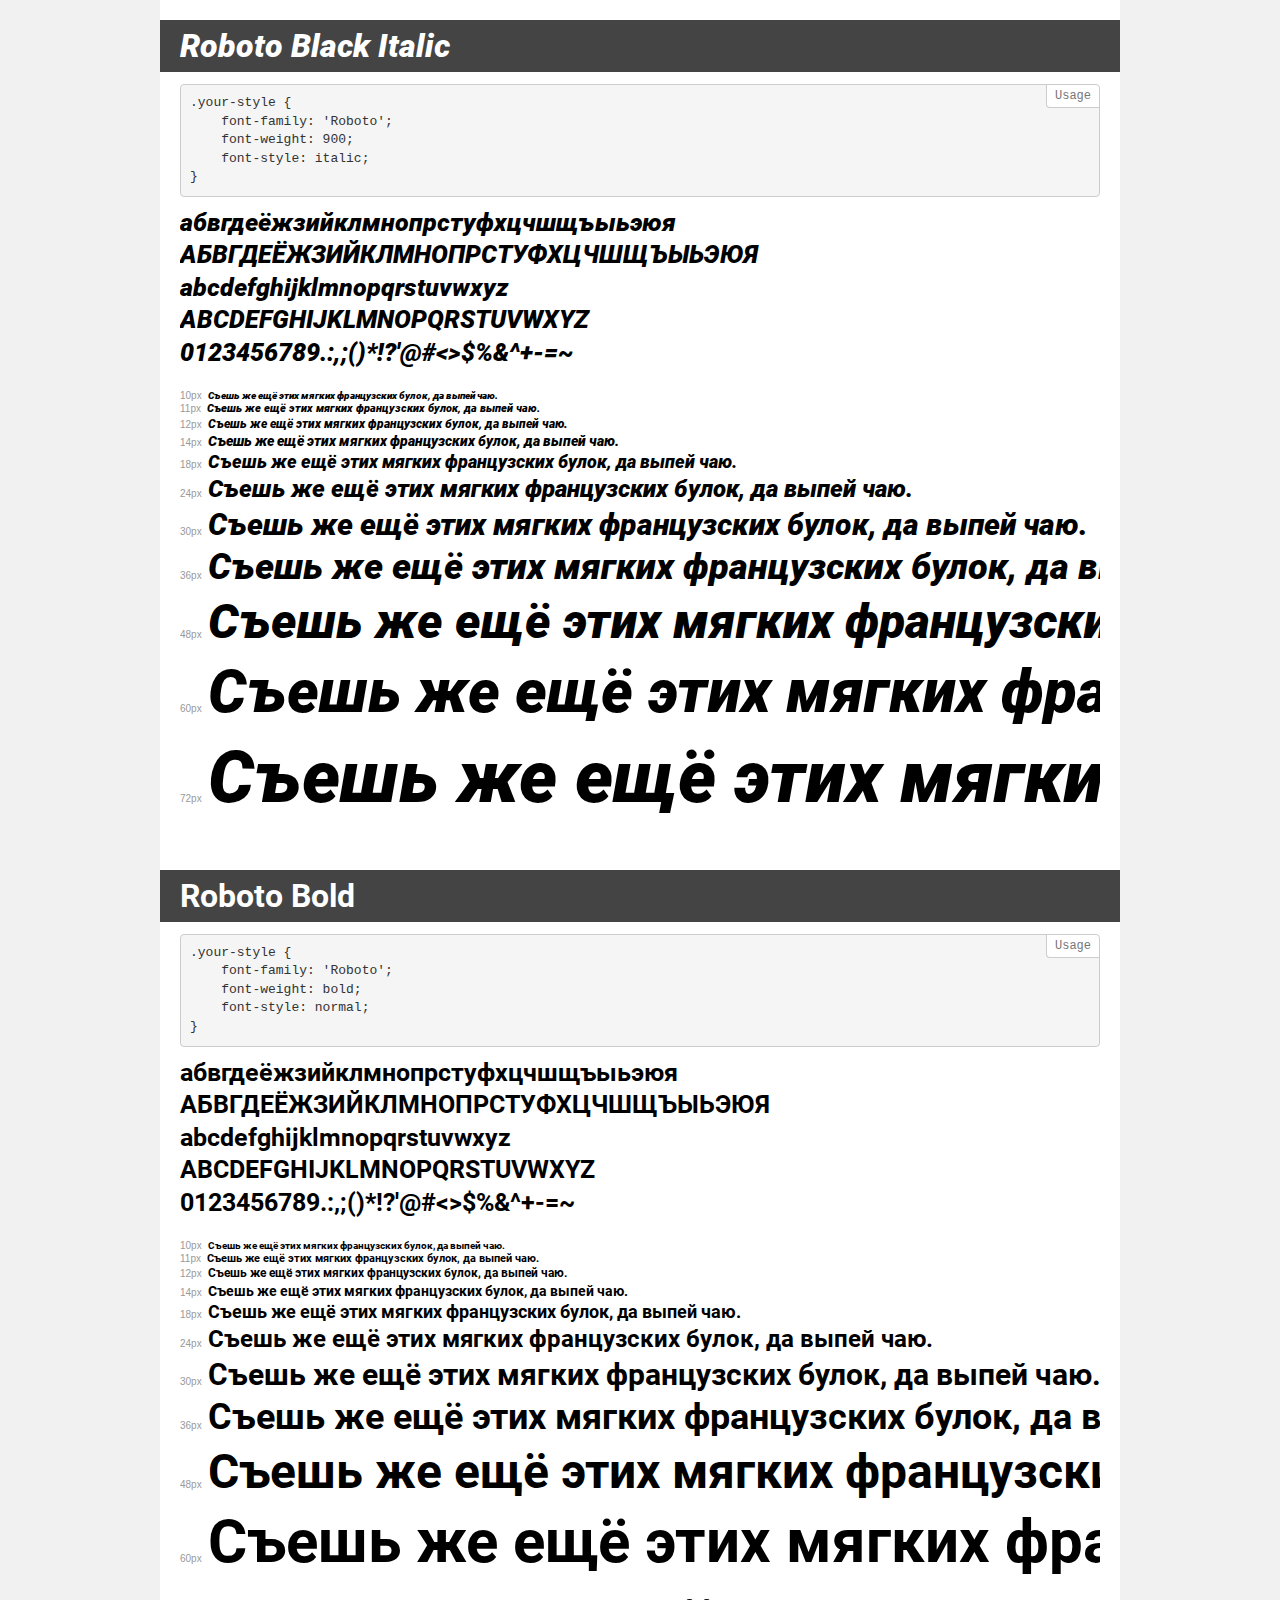
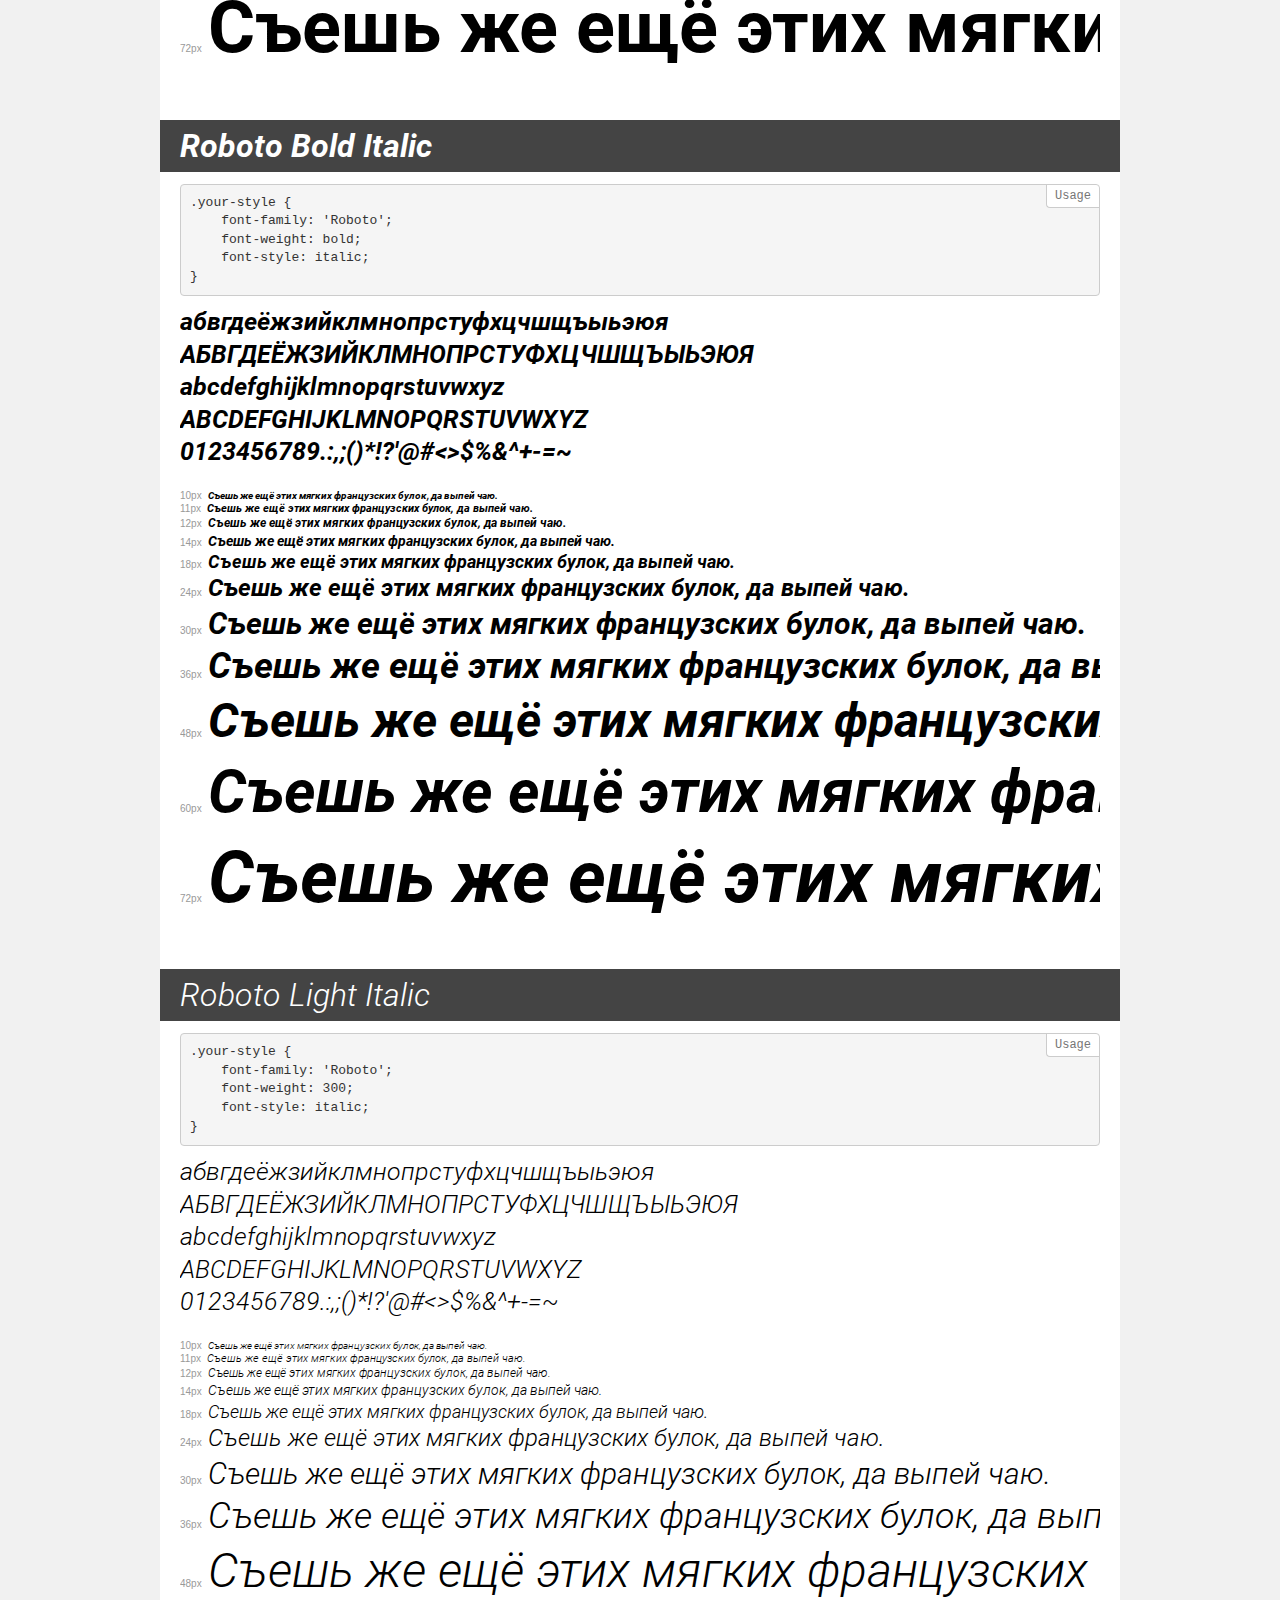
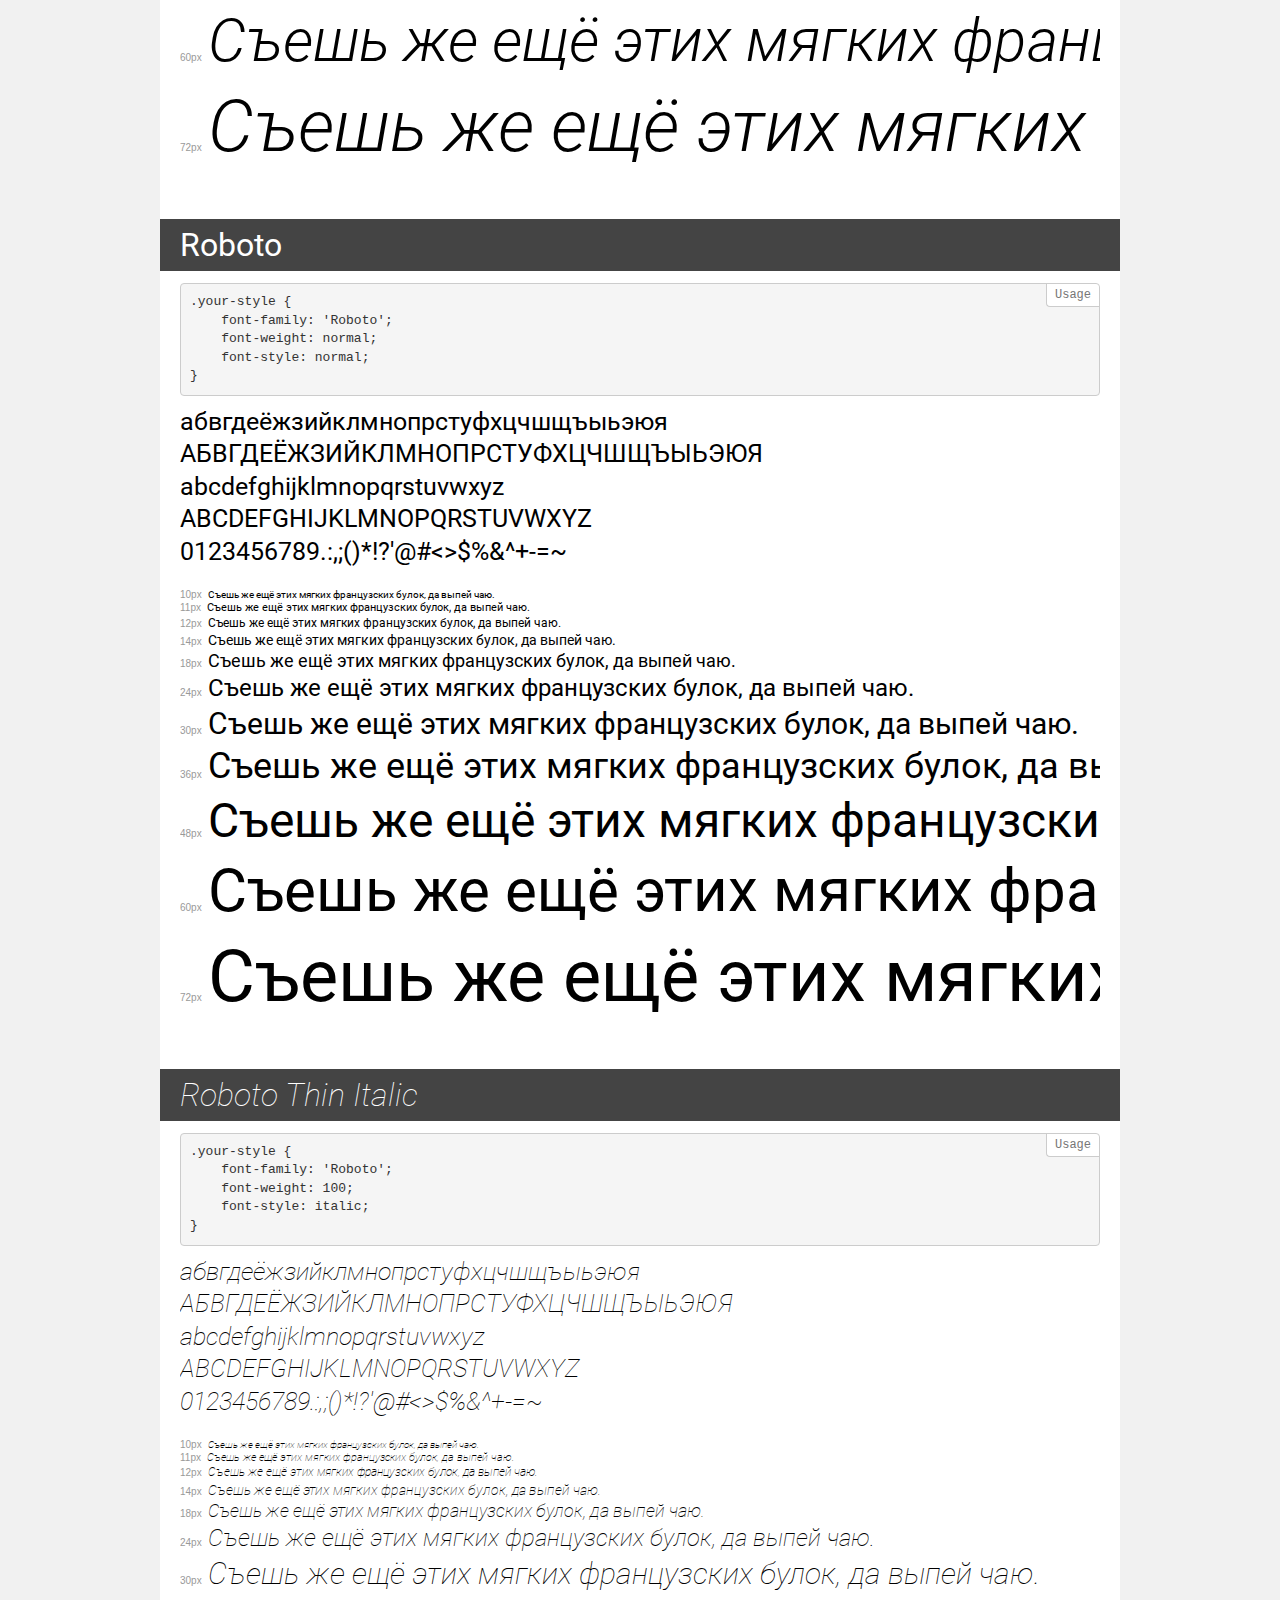
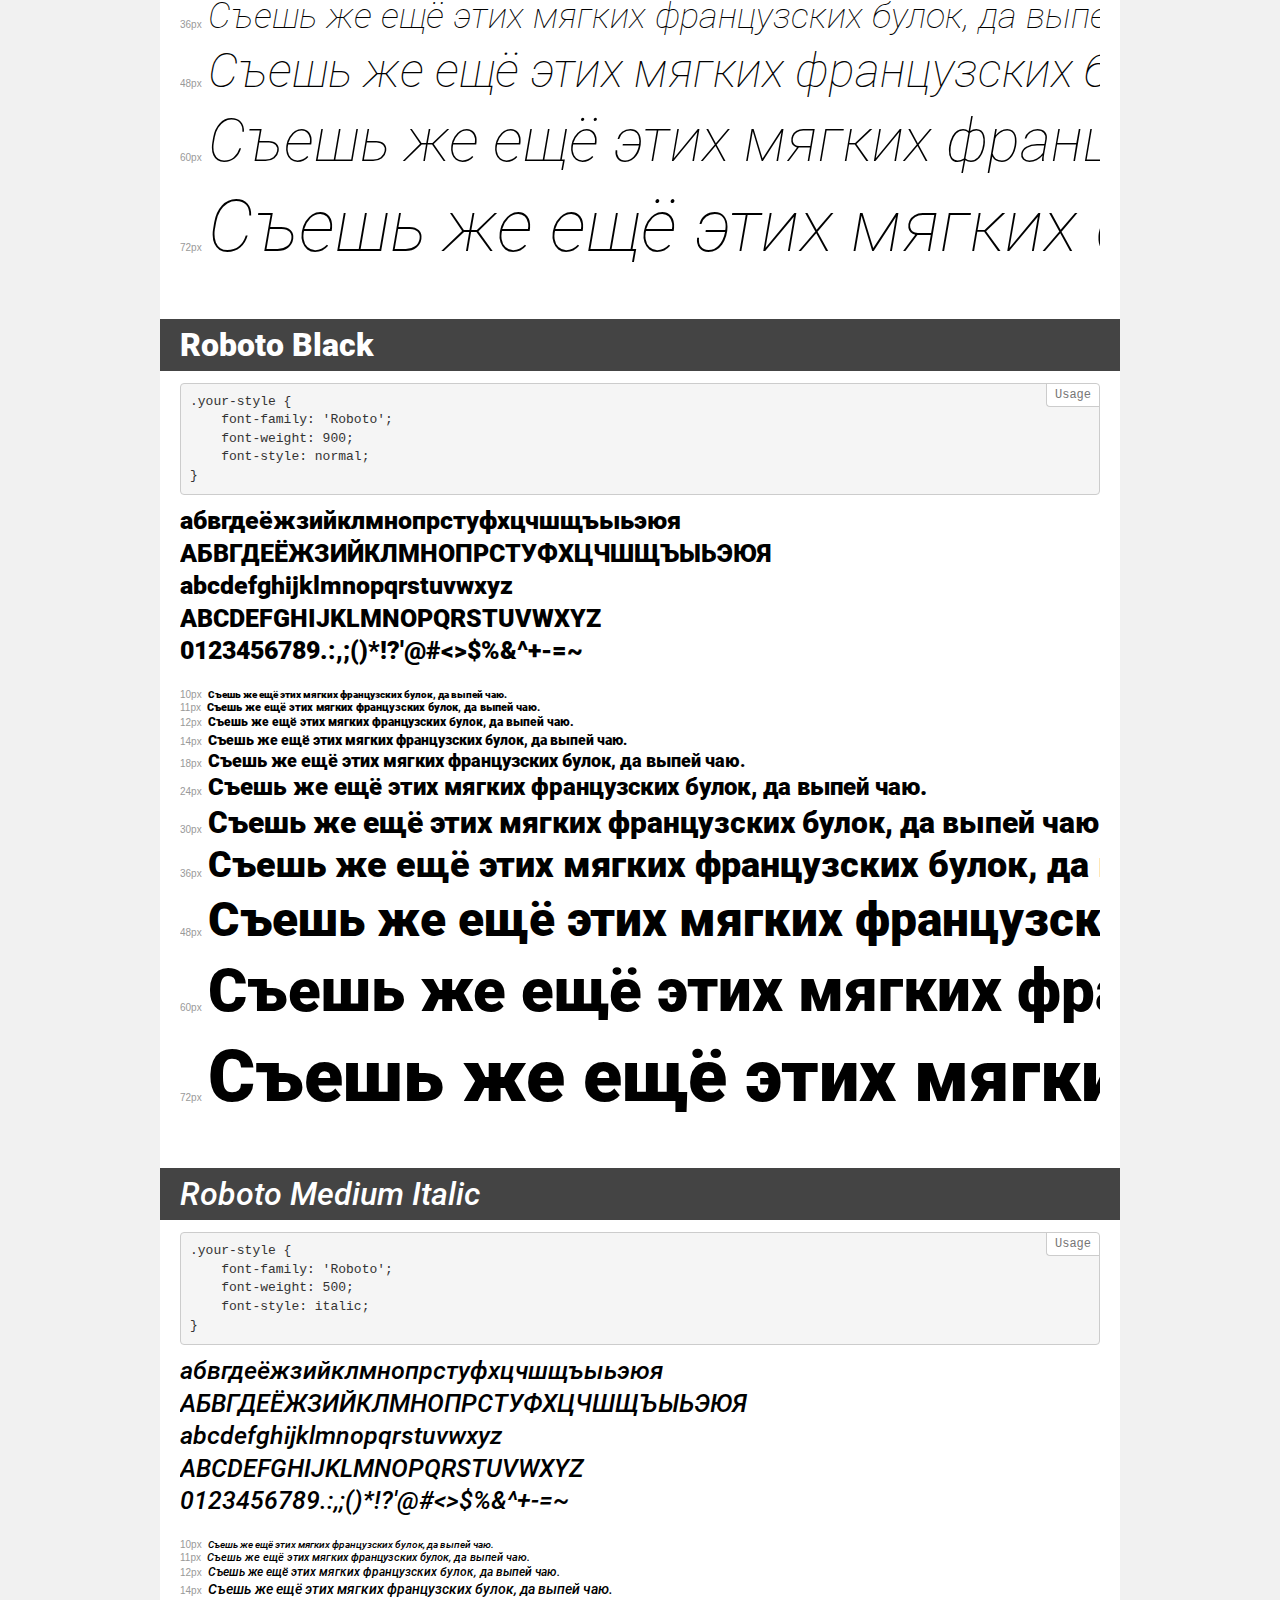
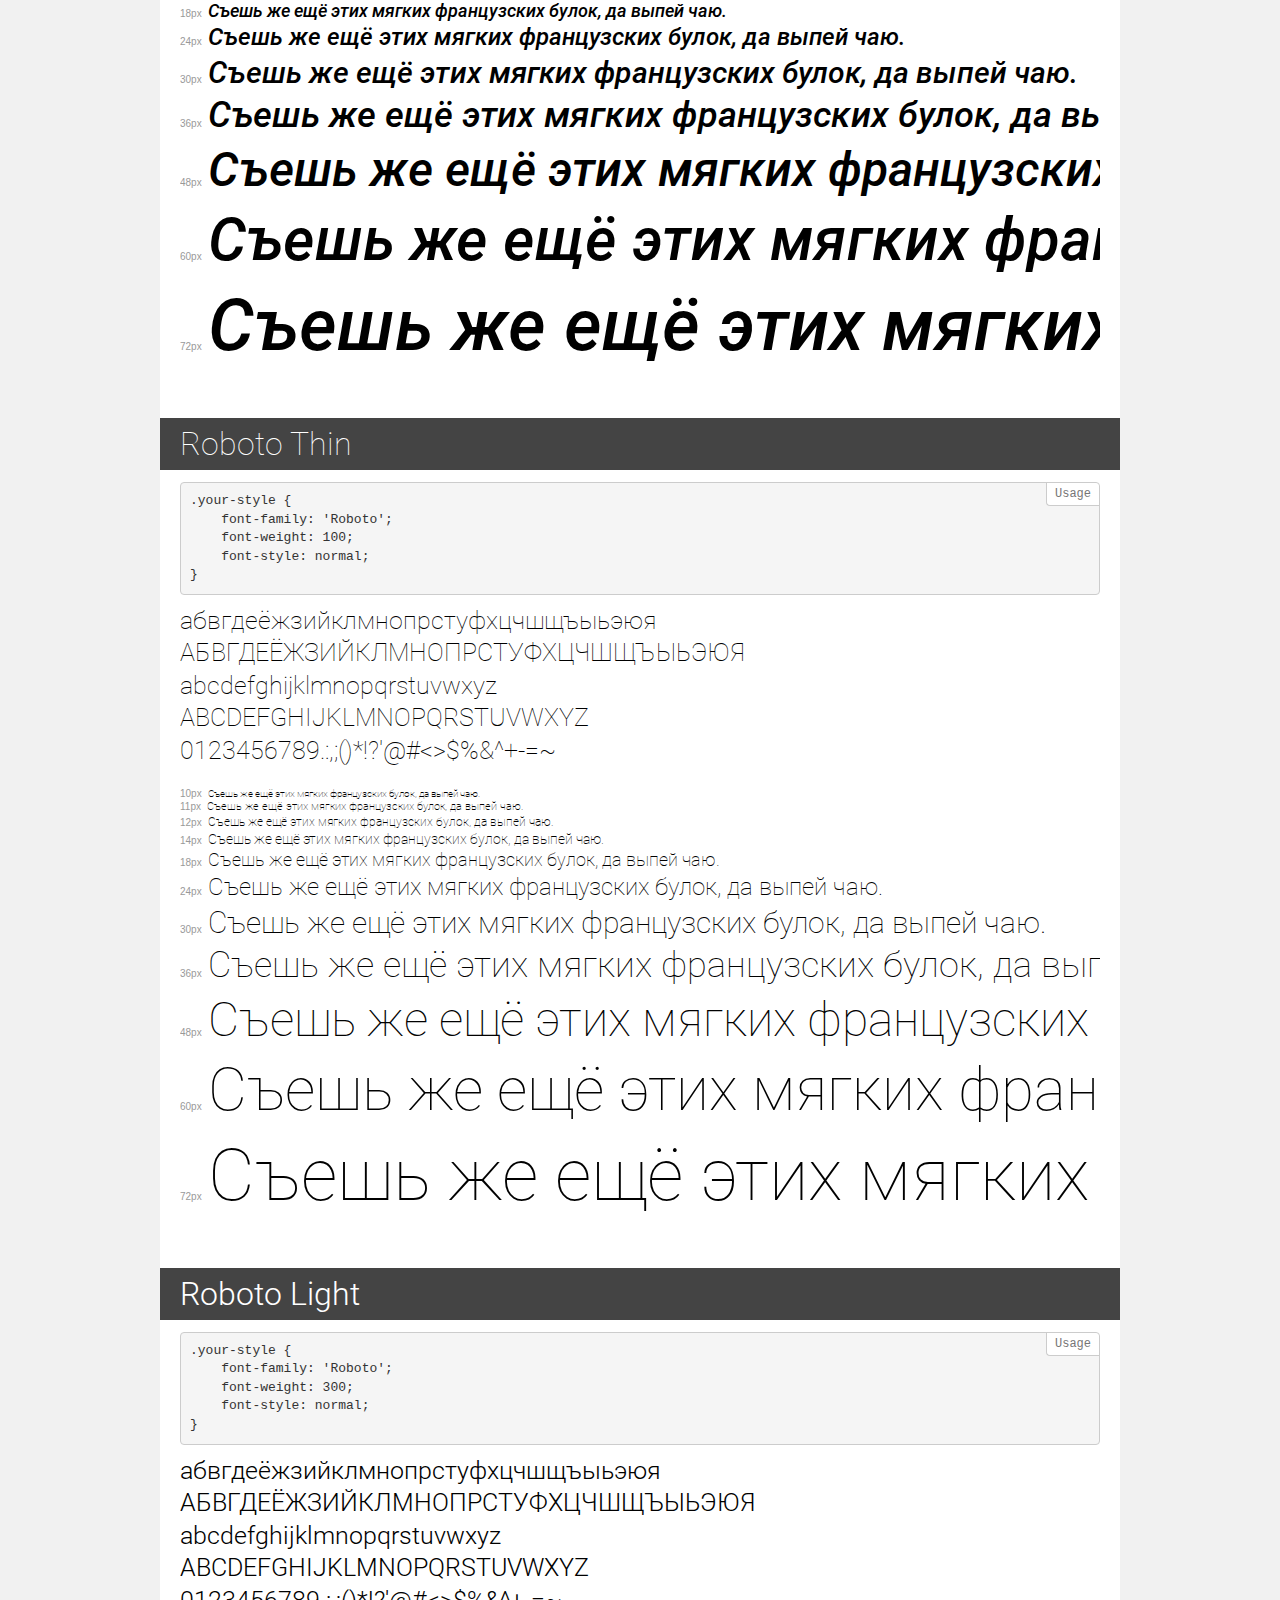
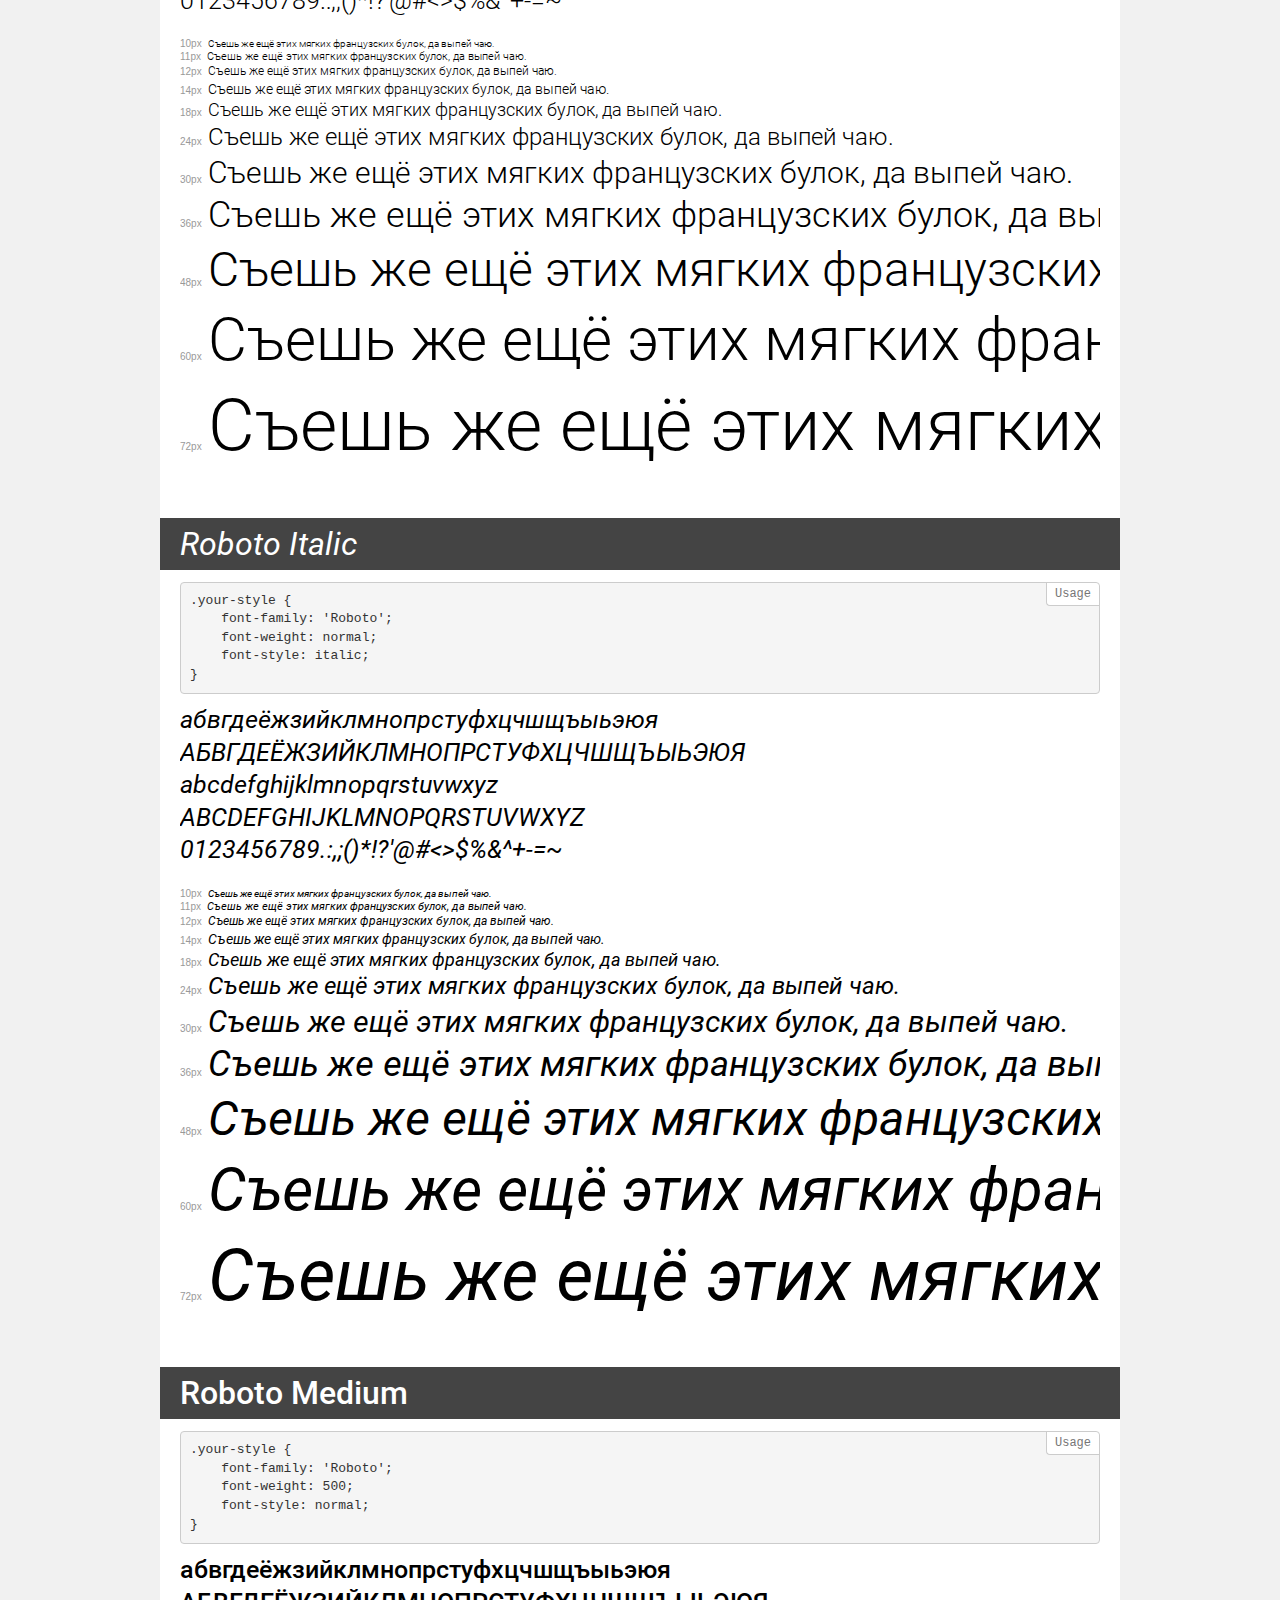
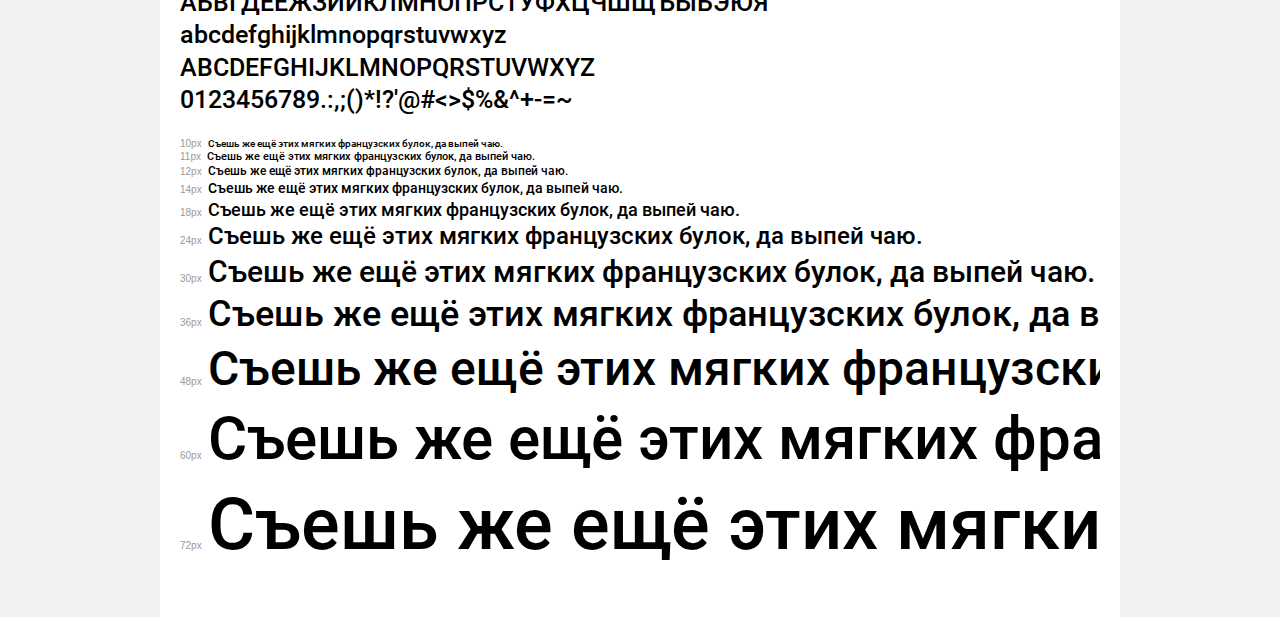
<file: fonts/roboto/demo.html>
<!DOCTYPE html>
<html>
<head>
    <meta charset="utf-8">
    <meta http-equiv="X-UA-Compatible" content="IE=edge">
    <meta name="viewport" content="width=device-width, initial-scale=1">
    <meta name="robots" content="noindex, noarchive">
    <meta name="format-detection" content="telephone=no">
    <title>Transfonter demo</title>
    <link href="stylesheet.css" rel="stylesheet">
    <style>
        /*
        http://meyerweb.com/eric/tools/css/reset/
        v2.0 | 20110126
        License: none (public domain)
        */
        html, body, div, span, applet, object, iframe,
        h1, h2, h3, h4, h5, h6, p, blockquote, pre,
        a, abbr, acronym, address, big, cite, code,
        del, dfn, em, img, ins, kbd, q, s, samp,
        small, strike, strong, sub, sup, tt, var,
        b, u, i, center,
        dl, dt, dd, ol, ul, li,
        fieldset, form, label, legend,
        table, caption, tbody, tfoot, thead, tr, th, td,
        article, aside, canvas, details, embed,
        figure, figcaption, footer, header, hgroup,
        menu, nav, output, ruby, section, summary,
        time, mark, audio, video {
            margin: 0;
            padding: 0;
            border: 0;
            font-size: 100%;
            font: inherit;
            vertical-align: baseline;
        }
        /* HTML5 display-role reset for older browsers */
        article, aside, details, figcaption, figure,
        footer, header, hgroup, menu, nav, section {
            display: block;
        }
        body {
            line-height: 1;
        }
        ol, ul {
            list-style: none;
        }
        blockquote, q {
            quotes: none;
        }
        blockquote:before, blockquote:after,
        q:before, q:after {
            content: '';
            content: none;
        }
        table {
            border-collapse: collapse;
            border-spacing: 0;
        }
        /* common styles */
        body {
            background: #f1f1f1;
            color: #000;
        }
        .page {
            background: #fff;
            width: 920px;
            margin: 0 auto;
            padding: 20px 20px 0 20px;
            overflow: hidden;
        }
        .font-container {
            overflow-x: auto;
            overflow-y: hidden;
            margin-bottom: 40px;
            line-height: 1.3;
            white-space: nowrap;
            padding-bottom: 5px;
        }
        h1 {
            position: relative;
            background: #444;
            font-size: 32px;
            color: #fff;
            padding: 10px 20px;
            margin: 0 -20px 12px -20px;
        }
        .letters {
            font-size: 25px;
            margin-bottom: 20px;
        }
        .s10:before {
            content: '10px';
        }
        .s11:before {
            content: '11px';
        }
        .s12:before {
            content: '12px';
        }
        .s14:before {
            content: '14px';
        }
        .s18:before {
            content: '18px';
        }
        .s24:before {
            content: '24px';
        }
        .s30:before {
            content: '30px';
        }
        .s36:before {
            content: '36px';
        }
        .s48:before {
            content: '48px';
        }
        .s60:before {
            content: '60px';
        }
        .s72:before {
            content: '72px';
        }
        .s10:before, .s11:before, .s12:before, .s14:before,
        .s18:before, .s24:before, .s30:before, .s36:before,
        .s48:before, .s60:before, .s72:before {
            font-family: Arial, sans-serif;
            font-size: 10px;
            font-weight: normal;
            font-style: normal;
            color: #999;
            padding-right: 6px;
        }
        pre {
            display: block;
            position: relative;
            padding: 9px;
            margin: 0 0 10px;
            font-family: Monaco, Menlo, Consolas, "Courier New", monospace !important;
            font-size: 13px;
            line-height: 1.428571429;
            color: #333;
            font-weight: normal !important;
            font-style: normal !important;
            background-color: #f5f5f5;
            border: 1px solid #ccc;
            overflow-x: auto;
            border-radius: 4px;
        }
        pre:after {
            display: block;
            position: absolute;
            right: 0;
            top: 0;
            content: 'Usage';
            line-height: 1;
            padding: 5px 8px;
            font-size: 12px;
            color: #767676;
            background-color: #fff;
            border: 1px solid #ccc;
            border-right: none;
            border-top: none;
            border-radius: 0 4px 0 4px;
            z-index: 10;
        }
        /* responsive */
        @media (max-width: 959px) {
            .page {
                width: auto;
                margin: 0;
            }
        }
    </style>
</head>
<body>
<div class="page">
    <div class="demo" style="font-family: 'Roboto'; font-weight: 900; font-style: italic;">
        <h1>Roboto Black Italic</h1>
        <pre>.your-style {
    font-family: 'Roboto';
    font-weight: 900;
    font-style: italic;
}</pre>
        <div class="font-container">
            <p class="letters">
                абвгдеёжзийклмнопрстуфхцчшщъыьэюя<br>
АБВГДЕЁЖЗИЙКЛМНОПРСТУФХЦЧШЩЪЫЬЭЮЯ<br>
abcdefghijklmnopqrstuvwxyz<br>
ABCDEFGHIJKLMNOPQRSTUVWXYZ<br>
                0123456789.:,;()*!?'@#<>$%&^+-=~
            </p>
            <p class="s10" style="font-size: 10px;">Съешь же ещё этих мягких французских булок, да выпей чаю.</p>
            <p class="s11" style="font-size: 11px;">Съешь же ещё этих мягких французских булок, да выпей чаю.</p>
            <p class="s12" style="font-size: 12px;">Съешь же ещё этих мягких французских булок, да выпей чаю.</p>
            <p class="s14" style="font-size: 14px;">Съешь же ещё этих мягких французских булок, да выпей чаю.</p>
            <p class="s18" style="font-size: 18px;">Съешь же ещё этих мягких французских булок, да выпей чаю.</p>
            <p class="s24" style="font-size: 24px;">Съешь же ещё этих мягких французских булок, да выпей чаю.</p>
            <p class="s30" style="font-size: 30px;">Съешь же ещё этих мягких французских булок, да выпей чаю.</p>
            <p class="s36" style="font-size: 36px;">Съешь же ещё этих мягких французских булок, да выпей чаю.</p>
            <p class="s48" style="font-size: 48px;">Съешь же ещё этих мягких французских булок, да выпей чаю.</p>
            <p class="s60" style="font-size: 60px;">Съешь же ещё этих мягких французских булок, да выпей чаю.</p>
            <p class="s72" style="font-size: 72px;">Съешь же ещё этих мягких французских булок, да выпей чаю.</p>
        </div>
    </div>
    <div class="demo" style="font-family: 'Roboto'; font-weight: bold; font-style: normal;">
        <h1>Roboto Bold</h1>
        <pre>.your-style {
    font-family: 'Roboto';
    font-weight: bold;
    font-style: normal;
}</pre>
        <div class="font-container">
            <p class="letters">
                абвгдеёжзийклмнопрстуфхцчшщъыьэюя<br>
АБВГДЕЁЖЗИЙКЛМНОПРСТУФХЦЧШЩЪЫЬЭЮЯ<br>
abcdefghijklmnopqrstuvwxyz<br>
ABCDEFGHIJKLMNOPQRSTUVWXYZ<br>
                0123456789.:,;()*!?'@#<>$%&^+-=~
            </p>
            <p class="s10" style="font-size: 10px;">Съешь же ещё этих мягких французских булок, да выпей чаю.</p>
            <p class="s11" style="font-size: 11px;">Съешь же ещё этих мягких французских булок, да выпей чаю.</p>
            <p class="s12" style="font-size: 12px;">Съешь же ещё этих мягких французских булок, да выпей чаю.</p>
            <p class="s14" style="font-size: 14px;">Съешь же ещё этих мягких французских булок, да выпей чаю.</p>
            <p class="s18" style="font-size: 18px;">Съешь же ещё этих мягких французских булок, да выпей чаю.</p>
            <p class="s24" style="font-size: 24px;">Съешь же ещё этих мягких французских булок, да выпей чаю.</p>
            <p class="s30" style="font-size: 30px;">Съешь же ещё этих мягких французских булок, да выпей чаю.</p>
            <p class="s36" style="font-size: 36px;">Съешь же ещё этих мягких французских булок, да выпей чаю.</p>
            <p class="s48" style="font-size: 48px;">Съешь же ещё этих мягких французских булок, да выпей чаю.</p>
            <p class="s60" style="font-size: 60px;">Съешь же ещё этих мягких французских булок, да выпей чаю.</p>
            <p class="s72" style="font-size: 72px;">Съешь же ещё этих мягких французских булок, да выпей чаю.</p>
        </div>
    </div>
    <div class="demo" style="font-family: 'Roboto'; font-weight: bold; font-style: italic;">
        <h1>Roboto Bold Italic</h1>
        <pre>.your-style {
    font-family: 'Roboto';
    font-weight: bold;
    font-style: italic;
}</pre>
        <div class="font-container">
            <p class="letters">
                абвгдеёжзийклмнопрстуфхцчшщъыьэюя<br>
АБВГДЕЁЖЗИЙКЛМНОПРСТУФХЦЧШЩЪЫЬЭЮЯ<br>
abcdefghijklmnopqrstuvwxyz<br>
ABCDEFGHIJKLMNOPQRSTUVWXYZ<br>
                0123456789.:,;()*!?'@#<>$%&^+-=~
            </p>
            <p class="s10" style="font-size: 10px;">Съешь же ещё этих мягких французских булок, да выпей чаю.</p>
            <p class="s11" style="font-size: 11px;">Съешь же ещё этих мягких французских булок, да выпей чаю.</p>
            <p class="s12" style="font-size: 12px;">Съешь же ещё этих мягких французских булок, да выпей чаю.</p>
            <p class="s14" style="font-size: 14px;">Съешь же ещё этих мягких французских булок, да выпей чаю.</p>
            <p class="s18" style="font-size: 18px;">Съешь же ещё этих мягких французских булок, да выпей чаю.</p>
            <p class="s24" style="font-size: 24px;">Съешь же ещё этих мягких французских булок, да выпей чаю.</p>
            <p class="s30" style="font-size: 30px;">Съешь же ещё этих мягких французских булок, да выпей чаю.</p>
            <p class="s36" style="font-size: 36px;">Съешь же ещё этих мягких французских булок, да выпей чаю.</p>
            <p class="s48" style="font-size: 48px;">Съешь же ещё этих мягких французских булок, да выпей чаю.</p>
            <p class="s60" style="font-size: 60px;">Съешь же ещё этих мягких французских булок, да выпей чаю.</p>
            <p class="s72" style="font-size: 72px;">Съешь же ещё этих мягких французских булок, да выпей чаю.</p>
        </div>
    </div>
    <div class="demo" style="font-family: 'Roboto'; font-weight: 300; font-style: italic;">
        <h1>Roboto Light Italic</h1>
        <pre>.your-style {
    font-family: 'Roboto';
    font-weight: 300;
    font-style: italic;
}</pre>
        <div class="font-container">
            <p class="letters">
                абвгдеёжзийклмнопрстуфхцчшщъыьэюя<br>
АБВГДЕЁЖЗИЙКЛМНОПРСТУФХЦЧШЩЪЫЬЭЮЯ<br>
abcdefghijklmnopqrstuvwxyz<br>
ABCDEFGHIJKLMNOPQRSTUVWXYZ<br>
                0123456789.:,;()*!?'@#<>$%&^+-=~
            </p>
            <p class="s10" style="font-size: 10px;">Съешь же ещё этих мягких французских булок, да выпей чаю.</p>
            <p class="s11" style="font-size: 11px;">Съешь же ещё этих мягких французских булок, да выпей чаю.</p>
            <p class="s12" style="font-size: 12px;">Съешь же ещё этих мягких французских булок, да выпей чаю.</p>
            <p class="s14" style="font-size: 14px;">Съешь же ещё этих мягких французских булок, да выпей чаю.</p>
            <p class="s18" style="font-size: 18px;">Съешь же ещё этих мягких французских булок, да выпей чаю.</p>
            <p class="s24" style="font-size: 24px;">Съешь же ещё этих мягких французских булок, да выпей чаю.</p>
            <p class="s30" style="font-size: 30px;">Съешь же ещё этих мягких французских булок, да выпей чаю.</p>
            <p class="s36" style="font-size: 36px;">Съешь же ещё этих мягких французских булок, да выпей чаю.</p>
            <p class="s48" style="font-size: 48px;">Съешь же ещё этих мягких французских булок, да выпей чаю.</p>
            <p class="s60" style="font-size: 60px;">Съешь же ещё этих мягких французских булок, да выпей чаю.</p>
            <p class="s72" style="font-size: 72px;">Съешь же ещё этих мягких французских булок, да выпей чаю.</p>
        </div>
    </div>
    <div class="demo" style="font-family: 'Roboto'; font-weight: normal; font-style: normal;">
        <h1>Roboto</h1>
        <pre>.your-style {
    font-family: 'Roboto';
    font-weight: normal;
    font-style: normal;
}</pre>
        <div class="font-container">
            <p class="letters">
                абвгдеёжзийклмнопрстуфхцчшщъыьэюя<br>
АБВГДЕЁЖЗИЙКЛМНОПРСТУФХЦЧШЩЪЫЬЭЮЯ<br>
abcdefghijklmnopqrstuvwxyz<br>
ABCDEFGHIJKLMNOPQRSTUVWXYZ<br>
                0123456789.:,;()*!?'@#<>$%&^+-=~
            </p>
            <p class="s10" style="font-size: 10px;">Съешь же ещё этих мягких французских булок, да выпей чаю.</p>
            <p class="s11" style="font-size: 11px;">Съешь же ещё этих мягких французских булок, да выпей чаю.</p>
            <p class="s12" style="font-size: 12px;">Съешь же ещё этих мягких французских булок, да выпей чаю.</p>
            <p class="s14" style="font-size: 14px;">Съешь же ещё этих мягких французских булок, да выпей чаю.</p>
            <p class="s18" style="font-size: 18px;">Съешь же ещё этих мягких французских булок, да выпей чаю.</p>
            <p class="s24" style="font-size: 24px;">Съешь же ещё этих мягких французских булок, да выпей чаю.</p>
            <p class="s30" style="font-size: 30px;">Съешь же ещё этих мягких французских булок, да выпей чаю.</p>
            <p class="s36" style="font-size: 36px;">Съешь же ещё этих мягких французских булок, да выпей чаю.</p>
            <p class="s48" style="font-size: 48px;">Съешь же ещё этих мягких французских булок, да выпей чаю.</p>
            <p class="s60" style="font-size: 60px;">Съешь же ещё этих мягких французских булок, да выпей чаю.</p>
            <p class="s72" style="font-size: 72px;">Съешь же ещё этих мягких французских булок, да выпей чаю.</p>
        </div>
    </div>
    <div class="demo" style="font-family: 'Roboto'; font-weight: 100; font-style: italic;">
        <h1>Roboto Thin Italic</h1>
        <pre>.your-style {
    font-family: 'Roboto';
    font-weight: 100;
    font-style: italic;
}</pre>
        <div class="font-container">
            <p class="letters">
                абвгдеёжзийклмнопрстуфхцчшщъыьэюя<br>
АБВГДЕЁЖЗИЙКЛМНОПРСТУФХЦЧШЩЪЫЬЭЮЯ<br>
abcdefghijklmnopqrstuvwxyz<br>
ABCDEFGHIJKLMNOPQRSTUVWXYZ<br>
                0123456789.:,;()*!?'@#<>$%&^+-=~
            </p>
            <p class="s10" style="font-size: 10px;">Съешь же ещё этих мягких французских булок, да выпей чаю.</p>
            <p class="s11" style="font-size: 11px;">Съешь же ещё этих мягких французских булок, да выпей чаю.</p>
            <p class="s12" style="font-size: 12px;">Съешь же ещё этих мягких французских булок, да выпей чаю.</p>
            <p class="s14" style="font-size: 14px;">Съешь же ещё этих мягких французских булок, да выпей чаю.</p>
            <p class="s18" style="font-size: 18px;">Съешь же ещё этих мягких французских булок, да выпей чаю.</p>
            <p class="s24" style="font-size: 24px;">Съешь же ещё этих мягких французских булок, да выпей чаю.</p>
            <p class="s30" style="font-size: 30px;">Съешь же ещё этих мягких французских булок, да выпей чаю.</p>
            <p class="s36" style="font-size: 36px;">Съешь же ещё этих мягких французских булок, да выпей чаю.</p>
            <p class="s48" style="font-size: 48px;">Съешь же ещё этих мягких французских булок, да выпей чаю.</p>
            <p class="s60" style="font-size: 60px;">Съешь же ещё этих мягких французских булок, да выпей чаю.</p>
            <p class="s72" style="font-size: 72px;">Съешь же ещё этих мягких французских булок, да выпей чаю.</p>
        </div>
    </div>
    <div class="demo" style="font-family: 'Roboto'; font-weight: 900; font-style: normal;">
        <h1>Roboto Black</h1>
        <pre>.your-style {
    font-family: 'Roboto';
    font-weight: 900;
    font-style: normal;
}</pre>
        <div class="font-container">
            <p class="letters">
                абвгдеёжзийклмнопрстуфхцчшщъыьэюя<br>
АБВГДЕЁЖЗИЙКЛМНОПРСТУФХЦЧШЩЪЫЬЭЮЯ<br>
abcdefghijklmnopqrstuvwxyz<br>
ABCDEFGHIJKLMNOPQRSTUVWXYZ<br>
                0123456789.:,;()*!?'@#<>$%&^+-=~
            </p>
            <p class="s10" style="font-size: 10px;">Съешь же ещё этих мягких французских булок, да выпей чаю.</p>
            <p class="s11" style="font-size: 11px;">Съешь же ещё этих мягких французских булок, да выпей чаю.</p>
            <p class="s12" style="font-size: 12px;">Съешь же ещё этих мягких французских булок, да выпей чаю.</p>
            <p class="s14" style="font-size: 14px;">Съешь же ещё этих мягких французских булок, да выпей чаю.</p>
            <p class="s18" style="font-size: 18px;">Съешь же ещё этих мягких французских булок, да выпей чаю.</p>
            <p class="s24" style="font-size: 24px;">Съешь же ещё этих мягких французских булок, да выпей чаю.</p>
            <p class="s30" style="font-size: 30px;">Съешь же ещё этих мягких французских булок, да выпей чаю.</p>
            <p class="s36" style="font-size: 36px;">Съешь же ещё этих мягких французских булок, да выпей чаю.</p>
            <p class="s48" style="font-size: 48px;">Съешь же ещё этих мягких французских булок, да выпей чаю.</p>
            <p class="s60" style="font-size: 60px;">Съешь же ещё этих мягких французских булок, да выпей чаю.</p>
            <p class="s72" style="font-size: 72px;">Съешь же ещё этих мягких французских булок, да выпей чаю.</p>
        </div>
    </div>
    <div class="demo" style="font-family: 'Roboto'; font-weight: 500; font-style: italic;">
        <h1>Roboto Medium Italic</h1>
        <pre>.your-style {
    font-family: 'Roboto';
    font-weight: 500;
    font-style: italic;
}</pre>
        <div class="font-container">
            <p class="letters">
                абвгдеёжзийклмнопрстуфхцчшщъыьэюя<br>
АБВГДЕЁЖЗИЙКЛМНОПРСТУФХЦЧШЩЪЫЬЭЮЯ<br>
abcdefghijklmnopqrstuvwxyz<br>
ABCDEFGHIJKLMNOPQRSTUVWXYZ<br>
                0123456789.:,;()*!?'@#<>$%&^+-=~
            </p>
            <p class="s10" style="font-size: 10px;">Съешь же ещё этих мягких французских булок, да выпей чаю.</p>
            <p class="s11" style="font-size: 11px;">Съешь же ещё этих мягких французских булок, да выпей чаю.</p>
            <p class="s12" style="font-size: 12px;">Съешь же ещё этих мягких французских булок, да выпей чаю.</p>
            <p class="s14" style="font-size: 14px;">Съешь же ещё этих мягких французских булок, да выпей чаю.</p>
            <p class="s18" style="font-size: 18px;">Съешь же ещё этих мягких французских булок, да выпей чаю.</p>
            <p class="s24" style="font-size: 24px;">Съешь же ещё этих мягких французских булок, да выпей чаю.</p>
            <p class="s30" style="font-size: 30px;">Съешь же ещё этих мягких французских булок, да выпей чаю.</p>
            <p class="s36" style="font-size: 36px;">Съешь же ещё этих мягких французских булок, да выпей чаю.</p>
            <p class="s48" style="font-size: 48px;">Съешь же ещё этих мягких французских булок, да выпей чаю.</p>
            <p class="s60" style="font-size: 60px;">Съешь же ещё этих мягких французских булок, да выпей чаю.</p>
            <p class="s72" style="font-size: 72px;">Съешь же ещё этих мягких французских булок, да выпей чаю.</p>
        </div>
    </div>
    <div class="demo" style="font-family: 'Roboto'; font-weight: 100; font-style: normal;">
        <h1>Roboto Thin</h1>
        <pre>.your-style {
    font-family: 'Roboto';
    font-weight: 100;
    font-style: normal;
}</pre>
        <div class="font-container">
            <p class="letters">
                абвгдеёжзийклмнопрстуфхцчшщъыьэюя<br>
АБВГДЕЁЖЗИЙКЛМНОПРСТУФХЦЧШЩЪЫЬЭЮЯ<br>
abcdefghijklmnopqrstuvwxyz<br>
ABCDEFGHIJKLMNOPQRSTUVWXYZ<br>
                0123456789.:,;()*!?'@#<>$%&^+-=~
            </p>
            <p class="s10" style="font-size: 10px;">Съешь же ещё этих мягких французских булок, да выпей чаю.</p>
            <p class="s11" style="font-size: 11px;">Съешь же ещё этих мягких французских булок, да выпей чаю.</p>
            <p class="s12" style="font-size: 12px;">Съешь же ещё этих мягких французских булок, да выпей чаю.</p>
            <p class="s14" style="font-size: 14px;">Съешь же ещё этих мягких французских булок, да выпей чаю.</p>
            <p class="s18" style="font-size: 18px;">Съешь же ещё этих мягких французских булок, да выпей чаю.</p>
            <p class="s24" style="font-size: 24px;">Съешь же ещё этих мягких французских булок, да выпей чаю.</p>
            <p class="s30" style="font-size: 30px;">Съешь же ещё этих мягких французских булок, да выпей чаю.</p>
            <p class="s36" style="font-size: 36px;">Съешь же ещё этих мягких французских булок, да выпей чаю.</p>
            <p class="s48" style="font-size: 48px;">Съешь же ещё этих мягких французских булок, да выпей чаю.</p>
            <p class="s60" style="font-size: 60px;">Съешь же ещё этих мягких французских булок, да выпей чаю.</p>
            <p class="s72" style="font-size: 72px;">Съешь же ещё этих мягких французских булок, да выпей чаю.</p>
        </div>
    </div>
    <div class="demo" style="font-family: 'Roboto'; font-weight: 300; font-style: normal;">
        <h1>Roboto Light</h1>
        <pre>.your-style {
    font-family: 'Roboto';
    font-weight: 300;
    font-style: normal;
}</pre>
        <div class="font-container">
            <p class="letters">
                абвгдеёжзийклмнопрстуфхцчшщъыьэюя<br>
АБВГДЕЁЖЗИЙКЛМНОПРСТУФХЦЧШЩЪЫЬЭЮЯ<br>
abcdefghijklmnopqrstuvwxyz<br>
ABCDEFGHIJKLMNOPQRSTUVWXYZ<br>
                0123456789.:,;()*!?'@#<>$%&^+-=~
            </p>
            <p class="s10" style="font-size: 10px;">Съешь же ещё этих мягких французских булок, да выпей чаю.</p>
            <p class="s11" style="font-size: 11px;">Съешь же ещё этих мягких французских булок, да выпей чаю.</p>
            <p class="s12" style="font-size: 12px;">Съешь же ещё этих мягких французских булок, да выпей чаю.</p>
            <p class="s14" style="font-size: 14px;">Съешь же ещё этих мягких французских булок, да выпей чаю.</p>
            <p class="s18" style="font-size: 18px;">Съешь же ещё этих мягких французских булок, да выпей чаю.</p>
            <p class="s24" style="font-size: 24px;">Съешь же ещё этих мягких французских булок, да выпей чаю.</p>
            <p class="s30" style="font-size: 30px;">Съешь же ещё этих мягких французских булок, да выпей чаю.</p>
            <p class="s36" style="font-size: 36px;">Съешь же ещё этих мягких французских булок, да выпей чаю.</p>
            <p class="s48" style="font-size: 48px;">Съешь же ещё этих мягких французских булок, да выпей чаю.</p>
            <p class="s60" style="font-size: 60px;">Съешь же ещё этих мягких французских булок, да выпей чаю.</p>
            <p class="s72" style="font-size: 72px;">Съешь же ещё этих мягких французских булок, да выпей чаю.</p>
        </div>
    </div>
    <div class="demo" style="font-family: 'Roboto'; font-weight: normal; font-style: italic;">
        <h1>Roboto Italic</h1>
        <pre>.your-style {
    font-family: 'Roboto';
    font-weight: normal;
    font-style: italic;
}</pre>
        <div class="font-container">
            <p class="letters">
                абвгдеёжзийклмнопрстуфхцчшщъыьэюя<br>
АБВГДЕЁЖЗИЙКЛМНОПРСТУФХЦЧШЩЪЫЬЭЮЯ<br>
abcdefghijklmnopqrstuvwxyz<br>
ABCDEFGHIJKLMNOPQRSTUVWXYZ<br>
                0123456789.:,;()*!?'@#<>$%&^+-=~
            </p>
            <p class="s10" style="font-size: 10px;">Съешь же ещё этих мягких французских булок, да выпей чаю.</p>
            <p class="s11" style="font-size: 11px;">Съешь же ещё этих мягких французских булок, да выпей чаю.</p>
            <p class="s12" style="font-size: 12px;">Съешь же ещё этих мягких французских булок, да выпей чаю.</p>
            <p class="s14" style="font-size: 14px;">Съешь же ещё этих мягких французских булок, да выпей чаю.</p>
            <p class="s18" style="font-size: 18px;">Съешь же ещё этих мягких французских булок, да выпей чаю.</p>
            <p class="s24" style="font-size: 24px;">Съешь же ещё этих мягких французских булок, да выпей чаю.</p>
            <p class="s30" style="font-size: 30px;">Съешь же ещё этих мягких французских булок, да выпей чаю.</p>
            <p class="s36" style="font-size: 36px;">Съешь же ещё этих мягких французских булок, да выпей чаю.</p>
            <p class="s48" style="font-size: 48px;">Съешь же ещё этих мягких французских булок, да выпей чаю.</p>
            <p class="s60" style="font-size: 60px;">Съешь же ещё этих мягких французских булок, да выпей чаю.</p>
            <p class="s72" style="font-size: 72px;">Съешь же ещё этих мягких французских булок, да выпей чаю.</p>
        </div>
    </div>
    <div class="demo" style="font-family: 'Roboto'; font-weight: 500; font-style: normal;">
        <h1>Roboto Medium</h1>
        <pre>.your-style {
    font-family: 'Roboto';
    font-weight: 500;
    font-style: normal;
}</pre>
        <div class="font-container">
            <p class="letters">
                абвгдеёжзийклмнопрстуфхцчшщъыьэюя<br>
АБВГДЕЁЖЗИЙКЛМНОПРСТУФХЦЧШЩЪЫЬЭЮЯ<br>
abcdefghijklmnopqrstuvwxyz<br>
ABCDEFGHIJKLMNOPQRSTUVWXYZ<br>
                0123456789.:,;()*!?'@#<>$%&^+-=~
            </p>
            <p class="s10" style="font-size: 10px;">Съешь же ещё этих мягких французских булок, да выпей чаю.</p>
            <p class="s11" style="font-size: 11px;">Съешь же ещё этих мягких французских булок, да выпей чаю.</p>
            <p class="s12" style="font-size: 12px;">Съешь же ещё этих мягких французских булок, да выпей чаю.</p>
            <p class="s14" style="font-size: 14px;">Съешь же ещё этих мягких французских булок, да выпей чаю.</p>
            <p class="s18" style="font-size: 18px;">Съешь же ещё этих мягких французских булок, да выпей чаю.</p>
            <p class="s24" style="font-size: 24px;">Съешь же ещё этих мягких французских булок, да выпей чаю.</p>
            <p class="s30" style="font-size: 30px;">Съешь же ещё этих мягких французских булок, да выпей чаю.</p>
            <p class="s36" style="font-size: 36px;">Съешь же ещё этих мягких французских булок, да выпей чаю.</p>
            <p class="s48" style="font-size: 48px;">Съешь же ещё этих мягких французских булок, да выпей чаю.</p>
            <p class="s60" style="font-size: 60px;">Съешь же ещё этих мягких французских булок, да выпей чаю.</p>
            <p class="s72" style="font-size: 72px;">Съешь же ещё этих мягких французских булок, да выпей чаю.</p>
        </div>
    </div>
</div>
</body>
</html>
</file>
<file: fonts/roboto/stylesheet.css>
@font-face {
    font-family: 'Roboto';
    src: url('Roboto-BlackItalic.eot');
    src: local('Roboto Black Italic'), local('Roboto-BlackItalic'),
        url('Roboto-BlackItalic.eot?#iefix') format('embedded-opentype'),
        url('Roboto-BlackItalic.woff2') format('woff2'),
        url('Roboto-BlackItalic.woff') format('woff'),
        url('Roboto-BlackItalic.ttf') format('truetype');
    font-weight: 900;
    font-style: italic;
}

@font-face {
    font-family: 'Roboto';
    src: url('Roboto-Bold.eot');
    src: local('Roboto Bold'), local('Roboto-Bold'),
        url('Roboto-Bold.eot?#iefix') format('embedded-opentype'),
        url('Roboto-Bold.woff2') format('woff2'),
        url('Roboto-Bold.woff') format('woff'),
        url('Roboto-Bold.ttf') format('truetype');
    font-weight: bold;
    font-style: normal;
}

@font-face {
    font-family: 'Roboto';
    src: url('Roboto-BoldItalic.eot');
    src: local('Roboto Bold Italic'), local('Roboto-BoldItalic'),
        url('Roboto-BoldItalic.eot?#iefix') format('embedded-opentype'),
        url('Roboto-BoldItalic.woff2') format('woff2'),
        url('Roboto-BoldItalic.woff') format('woff'),
        url('Roboto-BoldItalic.ttf') format('truetype');
    font-weight: bold;
    font-style: italic;
}

@font-face {
    font-family: 'Roboto';
    src: url('Roboto-LightItalic.eot');
    src: local('Roboto Light Italic'), local('Roboto-LightItalic'),
        url('Roboto-LightItalic.eot?#iefix') format('embedded-opentype'),
        url('Roboto-LightItalic.woff2') format('woff2'),
        url('Roboto-LightItalic.woff') format('woff'),
        url('Roboto-LightItalic.ttf') format('truetype');
    font-weight: 300;
    font-style: italic;
}

@font-face {
    font-family: 'Roboto';
    src: url('Roboto-Regular.eot');
    src: local('Roboto'), local('Roboto-Regular'),
        url('Roboto-Regular.eot?#iefix') format('embedded-opentype'),
        url('Roboto-Regular.woff2') format('woff2'),
        url('Roboto-Regular.woff') format('woff'),
        url('Roboto-Regular.ttf') format('truetype');
    font-weight: normal;
    font-style: normal;
}

@font-face {
    font-family: 'Roboto';
    src: url('Roboto-ThinItalic.eot');
    src: local('Roboto Thin Italic'), local('Roboto-ThinItalic'),
        url('Roboto-ThinItalic.eot?#iefix') format('embedded-opentype'),
        url('Roboto-ThinItalic.woff2') format('woff2'),
        url('Roboto-ThinItalic.woff') format('woff'),
        url('Roboto-ThinItalic.ttf') format('truetype');
    font-weight: 100;
    font-style: italic;
}

@font-face {
    font-family: 'Roboto';
    src: url('Roboto-Black.eot');
    src: local('Roboto Black'), local('Roboto-Black'),
        url('Roboto-Black.eot?#iefix') format('embedded-opentype'),
        url('Roboto-Black.woff2') format('woff2'),
        url('Roboto-Black.woff') format('woff'),
        url('Roboto-Black.ttf') format('truetype');
    font-weight: 900;
    font-style: normal;
}

@font-face {
    font-family: 'Roboto';
    src: url('Roboto-MediumItalic.eot');
    src: local('Roboto Medium Italic'), local('Roboto-MediumItalic'),
        url('Roboto-MediumItalic.eot?#iefix') format('embedded-opentype'),
        url('Roboto-MediumItalic.woff2') format('woff2'),
        url('Roboto-MediumItalic.woff') format('woff'),
        url('Roboto-MediumItalic.ttf') format('truetype');
    font-weight: 500;
    font-style: italic;
}

@font-face {
    font-family: 'Roboto';
    src: url('Roboto-Thin.eot');
    src: local('Roboto Thin'), local('Roboto-Thin'),
        url('Roboto-Thin.eot?#iefix') format('embedded-opentype'),
        url('Roboto-Thin.woff2') format('woff2'),
        url('Roboto-Thin.woff') format('woff'),
        url('Roboto-Thin.ttf') format('truetype');
    font-weight: 100;
    font-style: normal;
}

@font-face {
    font-family: 'Roboto';
    src: url('Roboto-Light.eot');
    src: local('Roboto Light'), local('Roboto-Light'),
        url('Roboto-Light.eot?#iefix') format('embedded-opentype'),
        url('Roboto-Light.woff2') format('woff2'),
        url('Roboto-Light.woff') format('woff'),
        url('Roboto-Light.ttf') format('truetype');
    font-weight: 300;
    font-style: normal;
}

@font-face {
    font-family: 'Roboto';
    src: url('Roboto-Italic.eot');
    src: local('Roboto Italic'), local('Roboto-Italic'),
        url('Roboto-Italic.eot?#iefix') format('embedded-opentype'),
        url('Roboto-Italic.woff2') format('woff2'),
        url('Roboto-Italic.woff') format('woff'),
        url('Roboto-Italic.ttf') format('truetype');
    font-weight: normal;
    font-style: italic;
}

@font-face {
    font-family: 'Roboto';
    src: url('Roboto-Medium.eot');
    src: local('Roboto Medium'), local('Roboto-Medium'),
        url('Roboto-Medium.eot?#iefix') format('embedded-opentype'),
        url('Roboto-Medium.woff2') format('woff2'),
        url('Roboto-Medium.woff') format('woff'),
        url('Roboto-Medium.ttf') format('truetype');
    font-weight: 500;
    font-style: normal;
}
</file>
